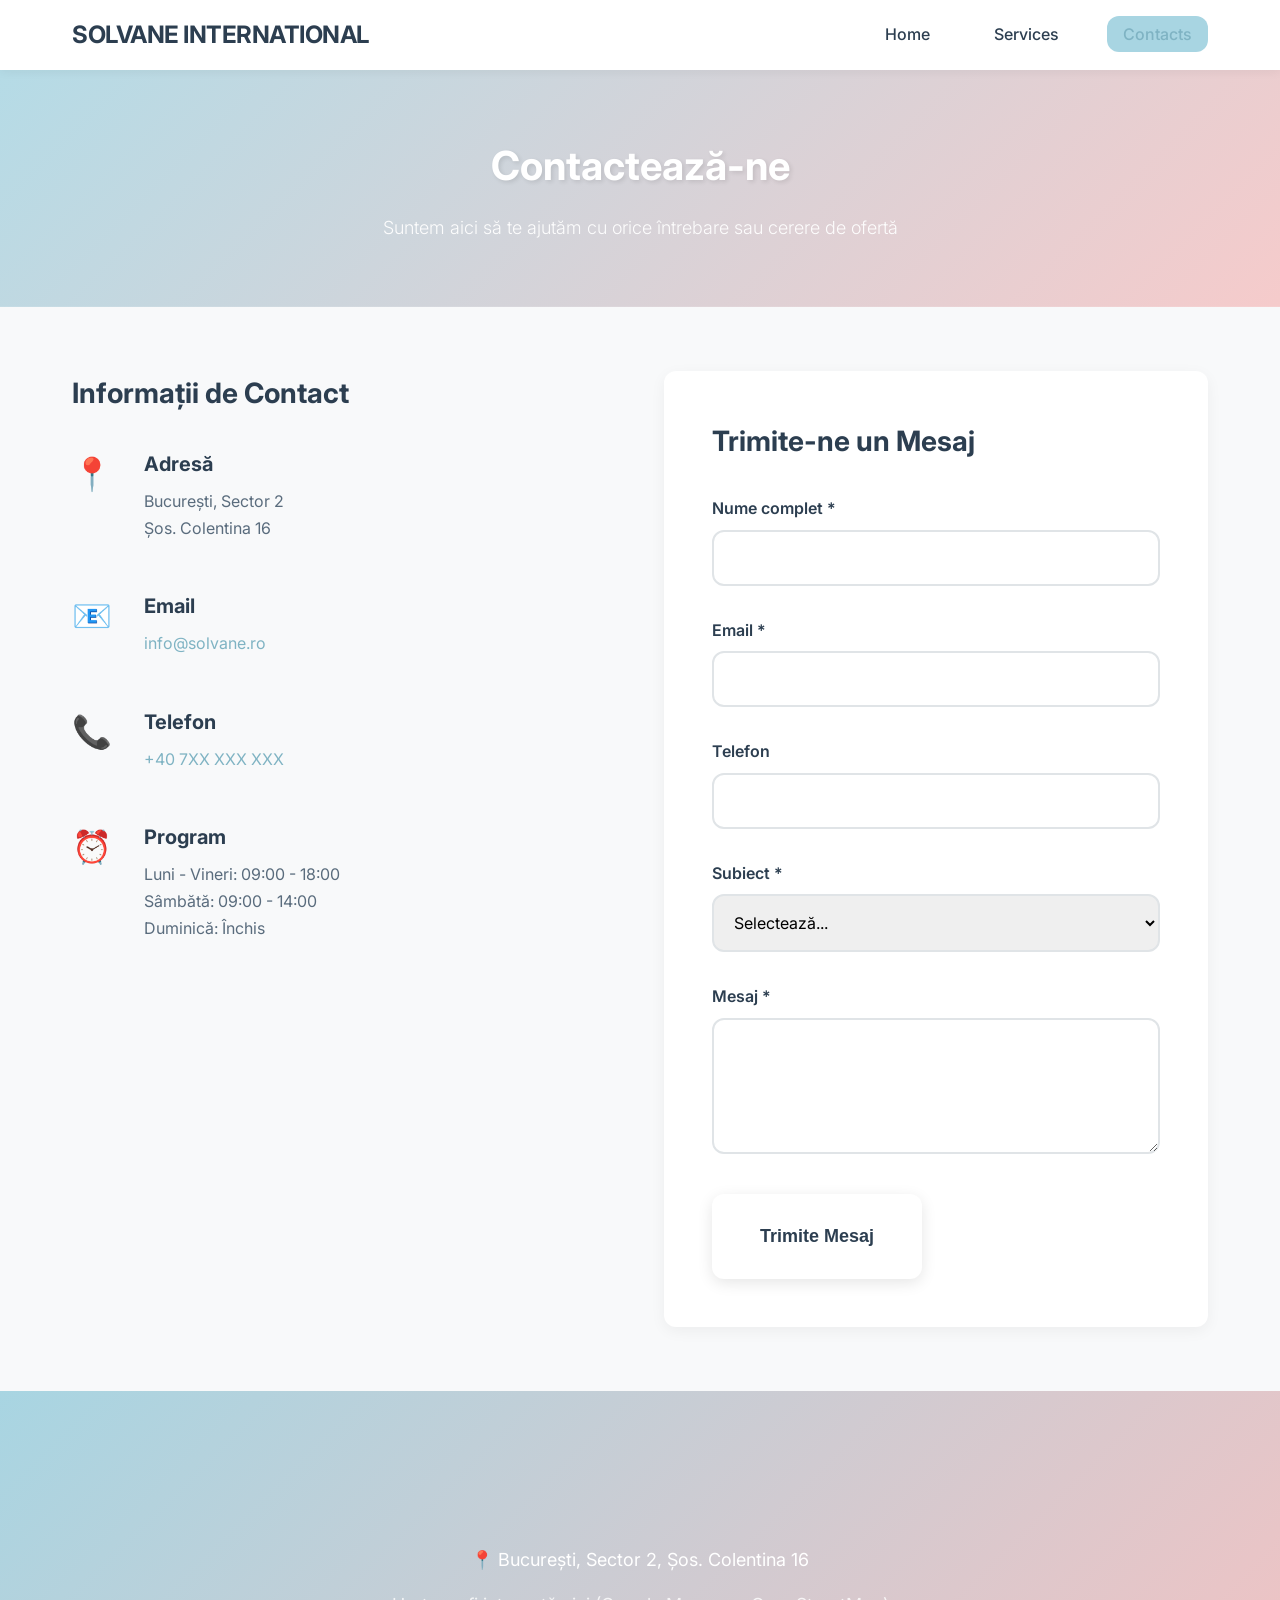
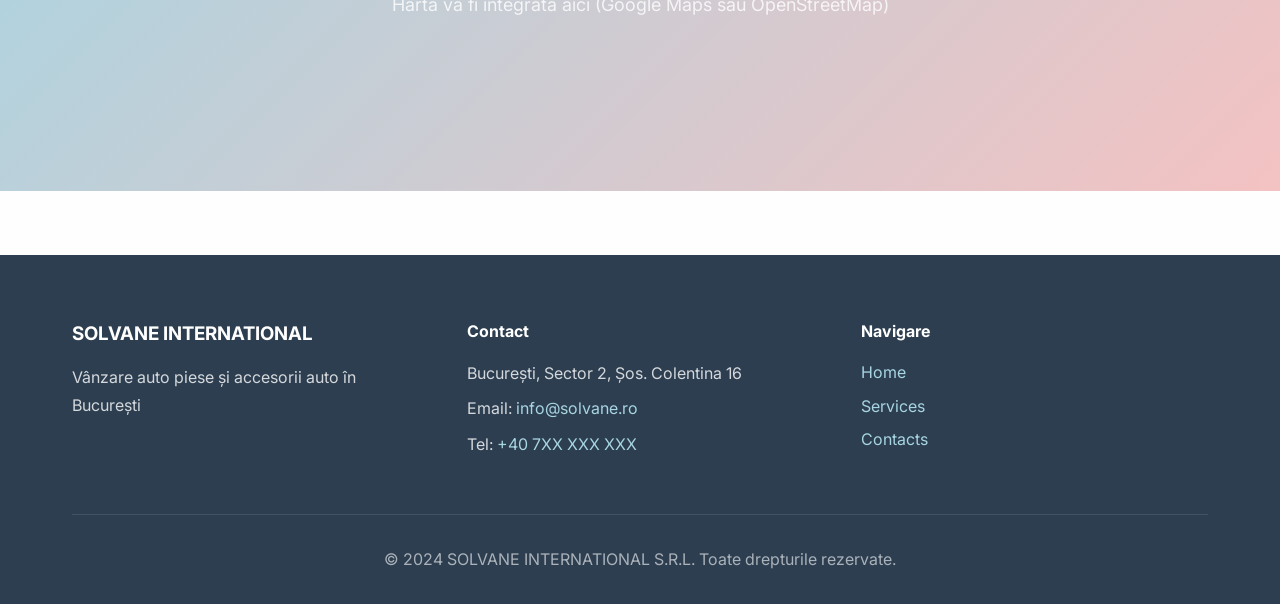
<file: contacts.html>
<!DOCTYPE html>
<html lang="ro">
<head>
    <meta charset="UTF-8">
    <meta name="viewport" content="width=device-width, initial-scale=1.0">
    <meta name="description" content="Contactează SOLVANE INTERNATIONAL - București, Sector 2. Email: info@solvane.ro. Oferte rapide pentru auto piese și accesorii.">
    <meta name="keywords" content="contact auto piese București, SOLVANE INTERNATIONAL contact, auto piese Sector 2">
    <meta name="author" content="SOLVANE INTERNATIONAL S.R.L.">
    <title>Contact - SOLVANE INTERNATIONAL | București</title>
    <link rel="stylesheet" href="styles.css">
    <link rel="preconnect" href="https://fonts.googleapis.com">
    <link rel="preconnect" href="https://fonts.gstatic.com" crossorigin>
    <link href="https://fonts.googleapis.com/css2?family=Inter:wght@300;400;600;700&display=swap" rel="stylesheet">
</head>
<body>
    <header class="header">
        <nav class="nav container">
            <div class="logo">
                <h1>SOLVANE INTERNATIONAL</h1>
            </div>
            <ul class="nav-menu">
                <li><a href="index.html">Home</a></li>
                <li><a href="services.html">Services</a></li>
                <li><a href="contacts.html" class="active">Contacts</a></li>
            </ul>
            <button class="mobile-menu-toggle" aria-label="Toggle menu">
                <span></span>
                <span></span>
                <span></span>
            </button>
        </nav>
    </header>

    <main>
        <!-- Page Header -->
        <section class="page-header page-header-contacts">
            <div class="container">
                <h1 class="page-title">Contactează-ne</h1>
                <p class="page-subtitle">Suntem aici să te ajutăm cu orice întrebare sau cerere de ofertă</p>
            </div>
        </section>

        <!-- Contact Section -->
        <section class="contact-section section">
            <div class="container">
                <div class="contact-grid">
                    <div class="contact-info">
                        <h2>Informații de Contact</h2>
                        <div class="contact-item">
                            <div class="contact-icon">📍</div>
                            <div>
                                <h3>Adresă</h3>
                                <p>București, Sector 2<br>Șos. Colentina 16</p>
                            </div>
                        </div>
                        <div class="contact-item">
                            <div class="contact-icon">📧</div>
                            <div>
                                <h3>Email</h3>
                                <p><a href="mailto:info@solvane.ro">info@solvane.ro</a></p>
                            </div>
                        </div>
                        <div class="contact-item">
                            <div class="contact-icon">📞</div>
                            <div>
                                <h3>Telefon</h3>
                                <p><a href="tel:+407XXXXXXXX">+40 7XX XXX XXX</a></p>
                            </div>
                        </div>
                        <div class="contact-item">
                            <div class="contact-icon">⏰</div>
                            <div>
                                <h3>Program</h3>
                                <p>Luni - Vineri: 09:00 - 18:00<br>Sâmbătă: 09:00 - 14:00<br>Duminică: Închis</p>
                            </div>
                        </div>
                    </div>

                    <div class="contact-form-wrapper">
                        <h2>Trimite-ne un Mesaj</h2>
                        <form class="contact-form" id="contactForm">
                            <div class="form-group">
                                <label for="name">Nume complet *</label>
                                <input type="text" id="name" name="name" required>
                            </div>
                            <div class="form-group">
                                <label for="email">Email *</label>
                                <input type="email" id="email" name="email" required>
                            </div>
                            <div class="form-group">
                                <label for="phone">Telefon</label>
                                <input type="tel" id="phone" name="phone">
                            </div>
                            <div class="form-group">
                                <label for="subject">Subiect *</label>
                                <select id="subject" name="subject" required>
                                    <option value="">Selectează...</option>
                                    <option value="offer">Cerere ofertă</option>
                                    <option value="question">Întrebare</option>
                                    <option value="partnership">Parteneriat</option>
                                    <option value="other">Altceva</option>
                                </select>
                            </div>
                            <div class="form-group">
                                <label for="message">Mesaj *</label>
                                <textarea id="message" name="message" rows="5" required></textarea>
                            </div>
                            <button type="submit" class="btn btn-primary btn-large">Trimite Mesaj</button>
                        </form>
                        <div id="formMessage" class="form-message"></div>
                    </div>
                </div>
            </div>
        </section>

        <!-- Map Section Placeholder -->
        <section class="map-section">
            <div class="map-placeholder">
                <p>📍 București, Sector 2, Șos. Colentina 16</p>
                <p class="map-note">Harta va fi integrată aici (Google Maps sau OpenStreetMap)</p>
            </div>
        </section>
    </main>

    <footer class="footer">
        <div class="container">
            <div class="footer-content">
                <div class="footer-section">
                    <h3>SOLVANE INTERNATIONAL</h3>
                    <p>Vânzare auto piese și accesorii auto în București</p>
                </div>
                <div class="footer-section">
                    <h4>Contact</h4>
                    <p>București, Sector 2, Șos. Colentina 16</p>
                    <p>Email: <a href="mailto:info@solvane.ro">info@solvane.ro</a></p>
                    <p>Tel: <a href="tel:+407XXXXXXXX">+40 7XX XXX XXX</a></p>
                </div>
                <div class="footer-section">
                    <h4>Navigare</h4>
                    <ul class="footer-links">
                        <li><a href="index.html">Home</a></li>
                        <li><a href="services.html">Services</a></li>
                        <li><a href="contacts.html">Contacts</a></li>
                    </ul>
                </div>
            </div>
            <div class="footer-bottom">
                <p>&copy; 2024 SOLVANE INTERNATIONAL S.R.L. Toate drepturile rezervate.</p>
            </div>
        </div>
    </footer>

    <script src="script.js"></script>
</body>
</html>
</file>
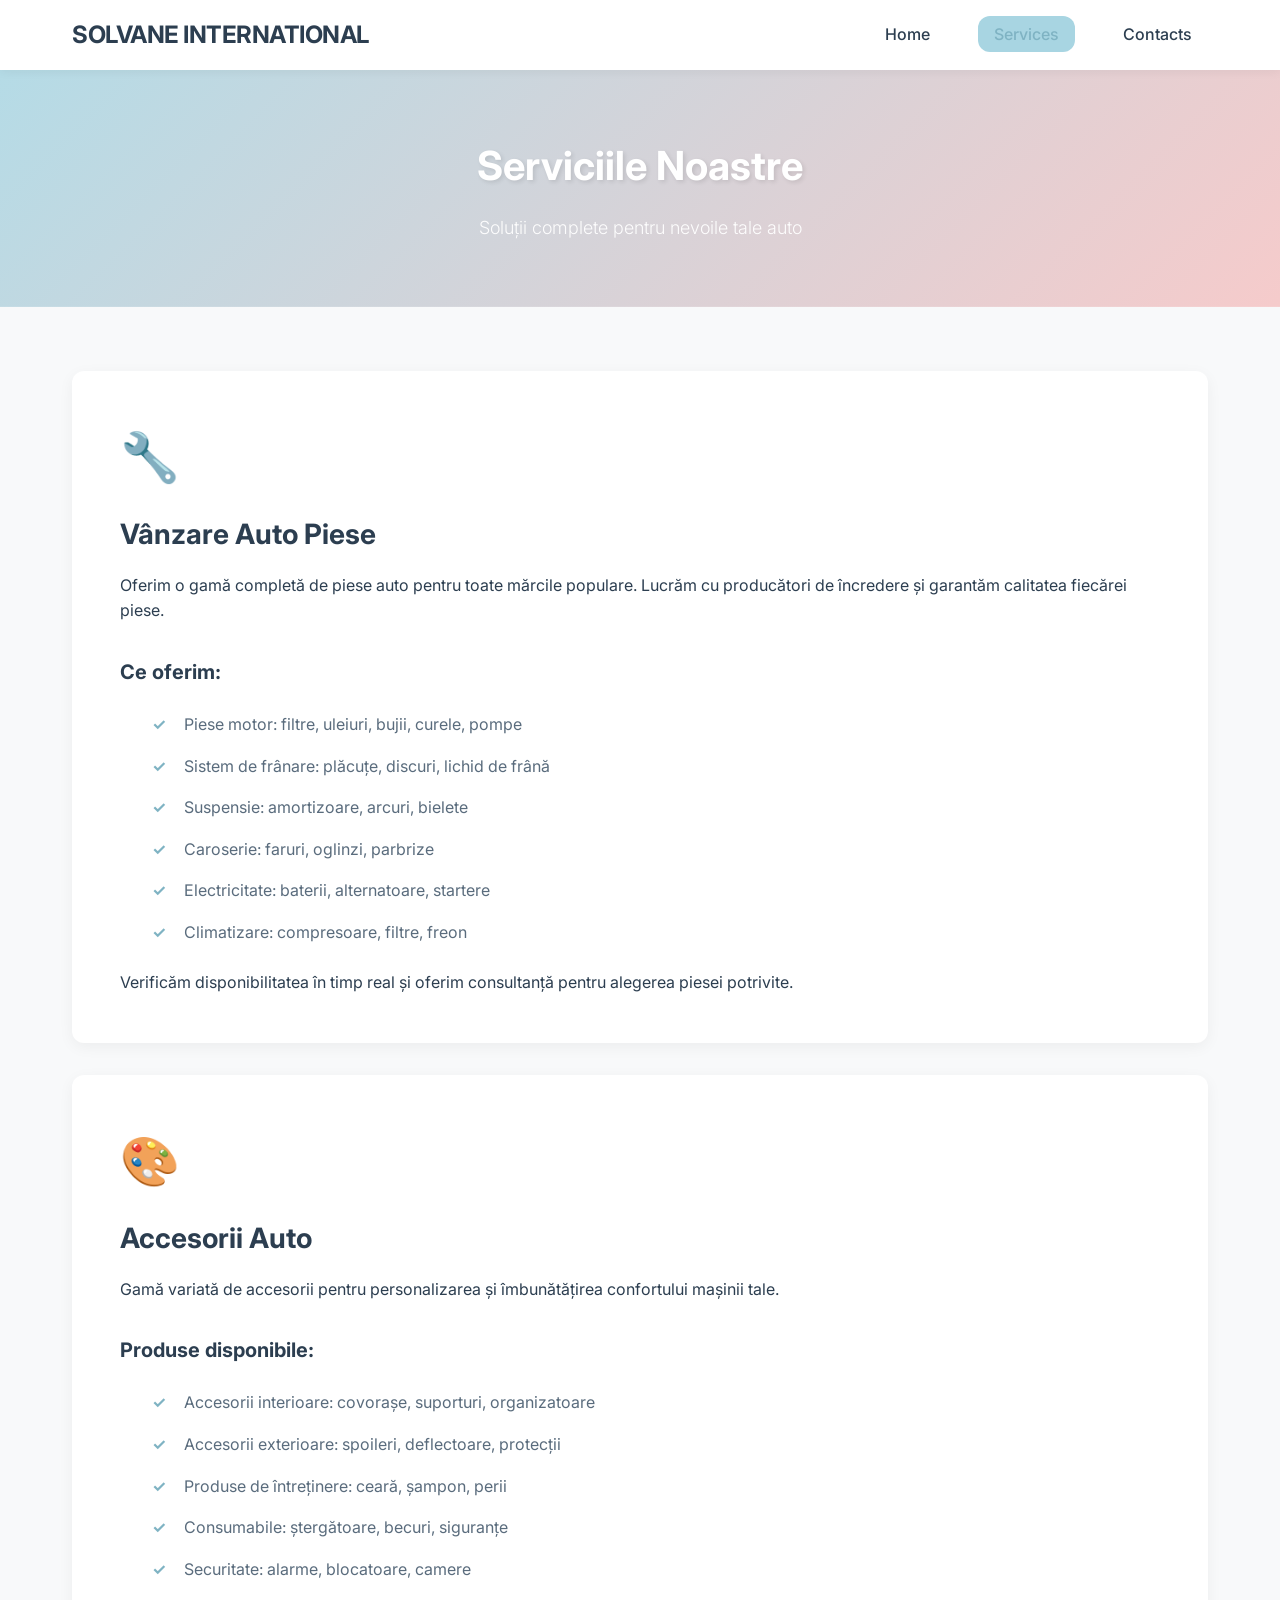
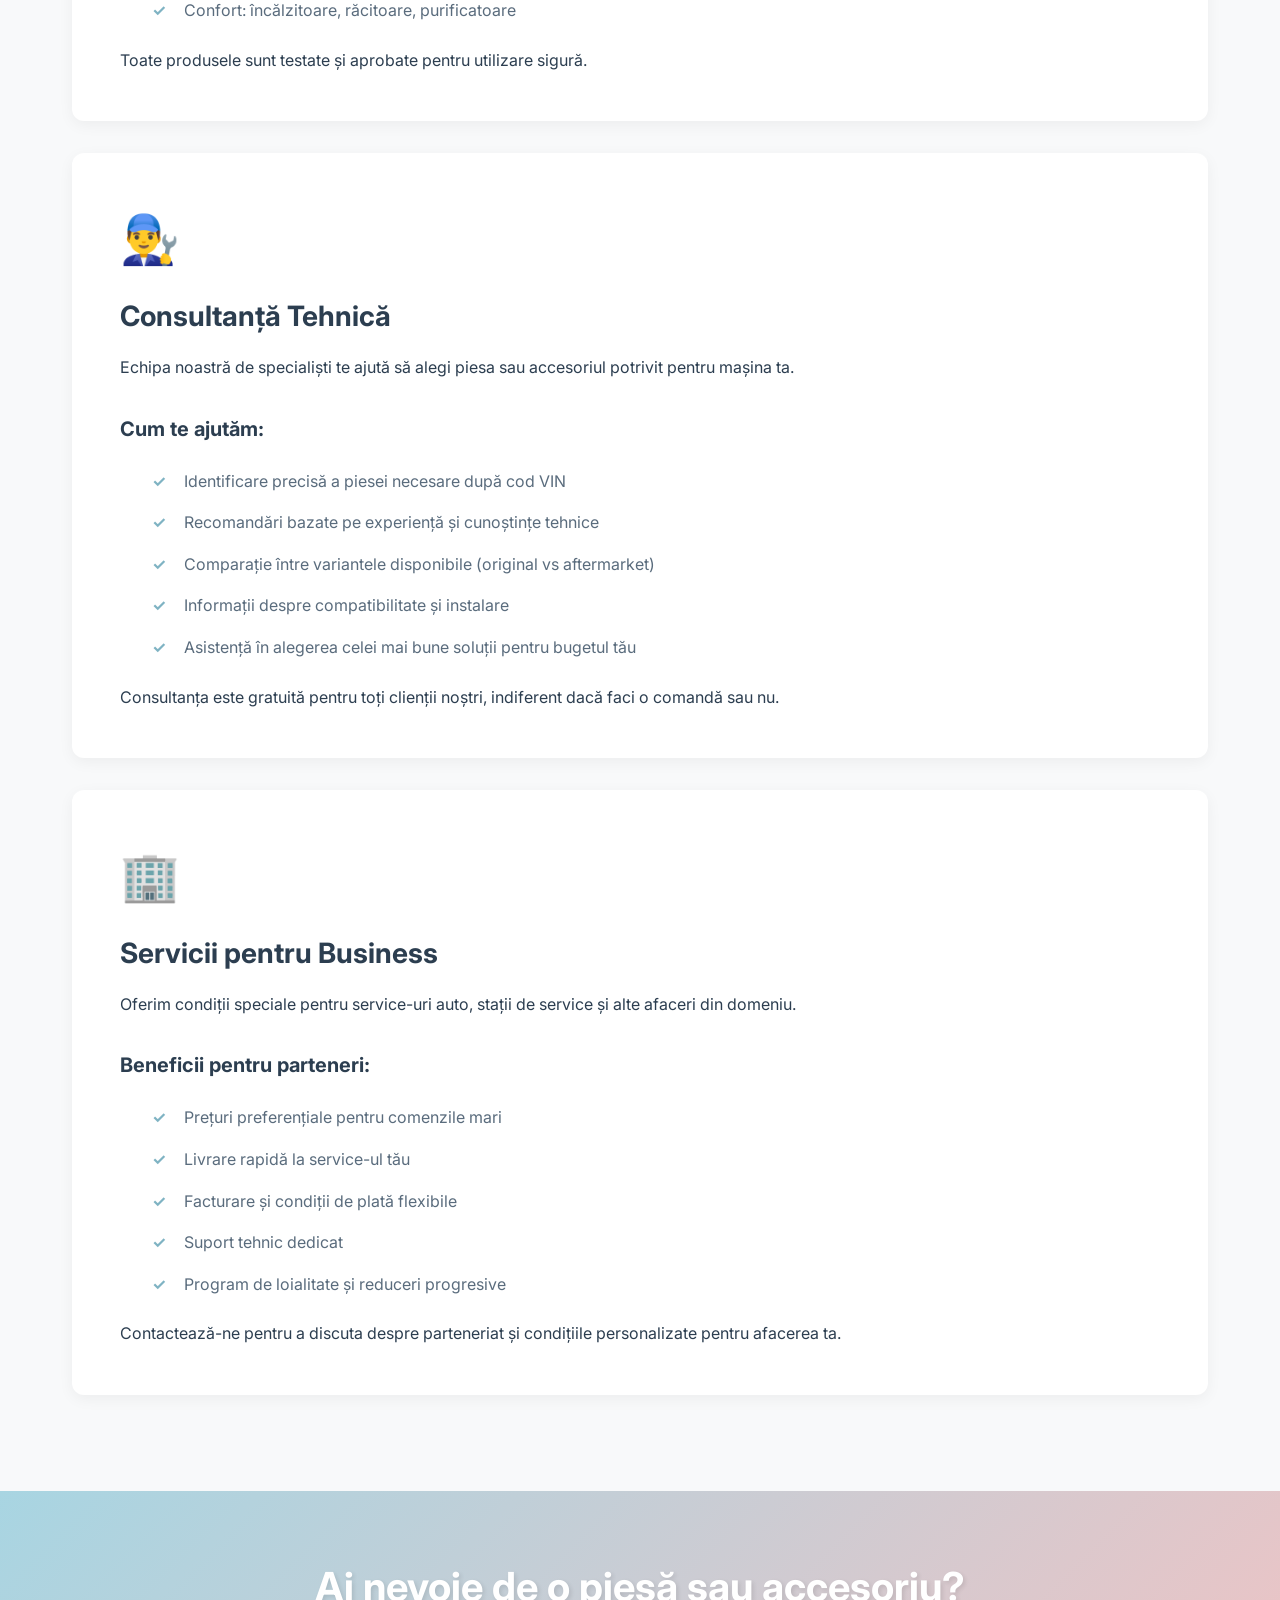
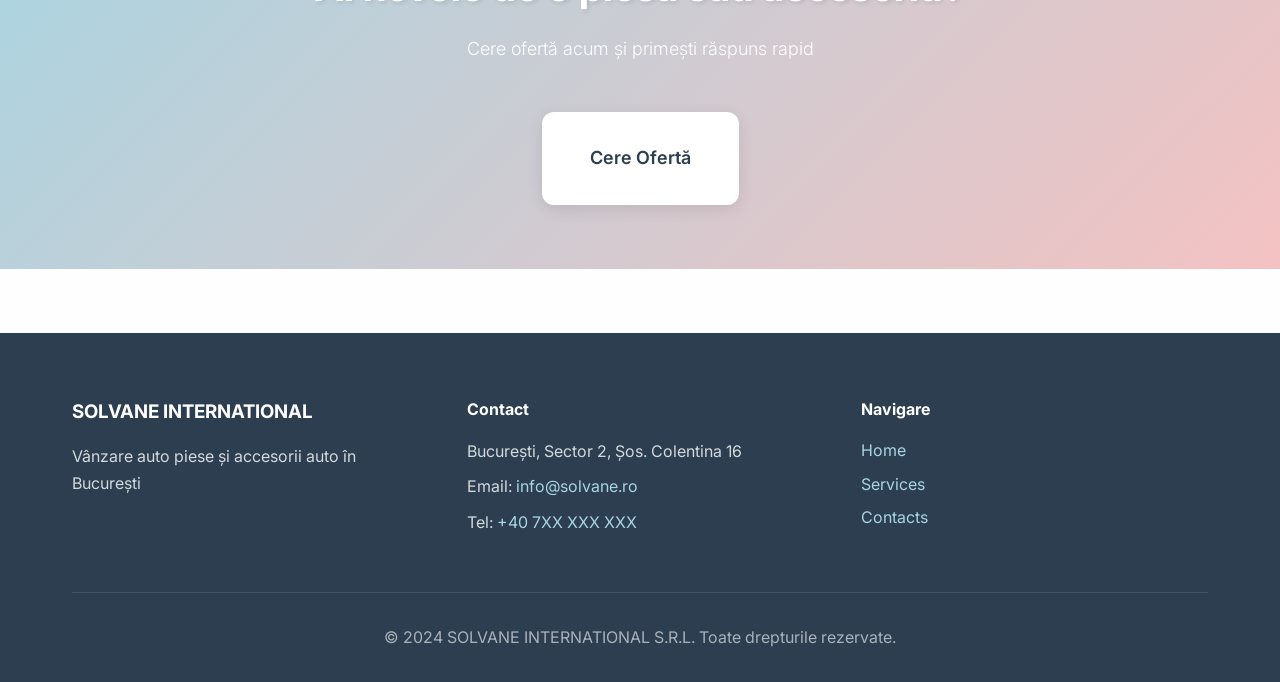
<file: services.html>
<!DOCTYPE html>
<html lang="ro">
<head>
    <meta charset="UTF-8">
    <meta name="viewport" content="width=device-width, initial-scale=1.0">
    <meta name="description" content="Serviciile SOLVANE INTERNATIONAL - Vânzare auto piese, accesorii auto, consultanță tehnică. Oferte pentru clienți privați și service-uri.">
    <meta name="keywords" content="servicii auto piese, vânzare piese auto, accesorii auto, consultanță auto">
    <meta name="author" content="SOLVANE INTERNATIONAL S.R.L.">
    <title>Servicii - SOLVANE INTERNATIONAL | Auto Piese și Accesorii</title>
    <link rel="stylesheet" href="styles.css">
    <link rel="preconnect" href="https://fonts.googleapis.com">
    <link rel="preconnect" href="https://fonts.gstatic.com" crossorigin>
    <link href="https://fonts.googleapis.com/css2?family=Inter:wght@300;400;600;700&display=swap" rel="stylesheet">
</head>
<body>
    <header class="header">
        <nav class="nav container">
            <div class="logo">
                <h1>SOLVANE INTERNATIONAL</h1>
            </div>
            <ul class="nav-menu">
                <li><a href="index.html">Home</a></li>
                <li><a href="services.html" class="active">Services</a></li>
                <li><a href="contacts.html">Contacts</a></li>
            </ul>
            <button class="mobile-menu-toggle" aria-label="Toggle menu">
                <span></span>
                <span></span>
                <span></span>
            </button>
        </nav>
    </header>

    <main>
        <!-- Page Header -->
        <section class="page-header page-header-services">
            <div class="container">
                <h1 class="page-title">Serviciile Noastre</h1>
                <p class="page-subtitle">Soluții complete pentru nevoile tale auto</p>
            </div>
        </section>

        <!-- Services Detail -->
        <section class="services-detail section">
            <div class="container">
                <div class="service-detail-card">
                    <div class="service-detail-icon">🔧</div>
                    <h2>Vânzare Auto Piese</h2>
                    <p>Oferim o gamă completă de piese auto pentru toate mărcile populare. Lucrăm cu producători de încredere și garantăm calitatea fiecărei piese.</p>
                    <h3>Ce oferim:</h3>
                    <ul class="service-list">
                        <li>Piese motor: filtre, uleiuri, bujii, curele, pompe</li>
                        <li>Sistem de frânare: plăcuțe, discuri, lichid de frână</li>
                        <li>Suspensie: amortizoare, arcuri, bielete</li>
                        <li>Caroserie: faruri, oglinzi, parbrize</li>
                        <li>Electricitate: baterii, alternatoare, startere</li>
                        <li>Climatizare: compresoare, filtre, freon</li>
                    </ul>
                    <p>Verificăm disponibilitatea în timp real și oferim consultanță pentru alegerea piesei potrivite.</p>
                </div>

                <div class="service-detail-card">
                    <div class="service-detail-icon">🎨</div>
                    <h2>Accesorii Auto</h2>
                    <p>Gamă variată de accesorii pentru personalizarea și îmbunătățirea confortului mașinii tale.</p>
                    <h3>Produse disponibile:</h3>
                    <ul class="service-list">
                        <li>Accesorii interioare: covorașe, suporturi, organizatoare</li>
                        <li>Accesorii exterioare: spoileri, deflectoare, protecții</li>
                        <li>Produse de întreținere: ceară, șampon, perii</li>
                        <li>Consumabile: ștergătoare, becuri, siguranțe</li>
                        <li>Securitate: alarme, blocatoare, camere</li>
                        <li>Confort: încălzitoare, răcitoare, purificatoare</li>
                    </ul>
                    <p>Toate produsele sunt testate și aprobate pentru utilizare sigură.</p>
                </div>

                <div class="service-detail-card">
                    <div class="service-detail-icon">👨‍🔧</div>
                    <h2>Consultanță Tehnică</h2>
                    <p>Echipa noastră de specialiști te ajută să alegi piesa sau accesoriul potrivit pentru mașina ta.</p>
                    <h3>Cum te ajutăm:</h3>
                    <ul class="service-list">
                        <li>Identificare precisă a piesei necesare după cod VIN</li>
                        <li>Recomandări bazate pe experiență și cunoștințe tehnice</li>
                        <li>Comparație între variantele disponibile (original vs aftermarket)</li>
                        <li>Informații despre compatibilitate și instalare</li>
                        <li>Asistență în alegerea celei mai bune soluții pentru bugetul tău</li>
                    </ul>
                    <p>Consultanța este gratuită pentru toți clienții noștri, indiferent dacă faci o comandă sau nu.</p>
                </div>

                <div class="service-detail-card">
                    <div class="service-detail-icon">🏢</div>
                    <h2>Servicii pentru Business</h2>
                    <p>Oferim condiții speciale pentru service-uri auto, stații de service și alte afaceri din domeniu.</p>
                    <h3>Beneficii pentru parteneri:</h3>
                    <ul class="service-list">
                        <li>Prețuri preferențiale pentru comenzile mari</li>
                        <li>Livrare rapidă la service-ul tău</li>
                        <li>Facturare și condiții de plată flexibile</li>
                        <li>Suport tehnic dedicat</li>
                        <li>Program de loialitate și reduceri progresive</li>
                    </ul>
                    <p>Contactează-ne pentru a discuta despre parteneriat și condițiile personalizate pentru afacerea ta.</p>
                </div>
            </div>
        </section>

        <!-- CTA Section -->
        <section class="cta-section section">
            <div class="container">
                <h2 class="cta-title">Ai nevoie de o piesă sau accesoriu?</h2>
                <p class="cta-text">Cere ofertă acum și primești răspuns rapid</p>
                <a href="contacts.html" class="btn btn-primary btn-large">Cere Ofertă</a>
            </div>
        </section>
    </main>

    <footer class="footer">
        <div class="container">
            <div class="footer-content">
                <div class="footer-section">
                    <h3>SOLVANE INTERNATIONAL</h3>
                    <p>Vânzare auto piese și accesorii auto în București</p>
                </div>
                <div class="footer-section">
                    <h4>Contact</h4>
                    <p>București, Sector 2, Șos. Colentina 16</p>
                    <p>Email: <a href="mailto:info@solvane.ro">info@solvane.ro</a></p>
                    <p>Tel: <a href="tel:+407XXXXXXXX">+40 7XX XXX XXX</a></p>
                </div>
                <div class="footer-section">
                    <h4>Navigare</h4>
                    <ul class="footer-links">
                        <li><a href="index.html">Home</a></li>
                        <li><a href="services.html">Services</a></li>
                        <li><a href="contacts.html">Contacts</a></li>
                    </ul>
                </div>
            </div>
            <div class="footer-bottom">
                <p>&copy; 2024 SOLVANE INTERNATIONAL S.R.L. Toate drepturile rezervate.</p>
            </div>
        </div>
    </footer>

    <script src="script.js"></script>
</body>
</html>
</file>
<file: styles.css>
/* Reset and Base Styles */
* {
    margin: 0;
    padding: 0;
    box-sizing: border-box;
}

:root {
    /* Pastel Color Palette */
    --color-primary: #A8D5E2;
    --color-primary-dark: #7FB3C3;
    --color-secondary: #F4C2C2;
    --color-accent: #FFD6A5;
    --color-background: #FEFEFE;
    --color-surface: #F8F9FA;
    --color-text: #2C3E50;
    --color-text-light: #5A6C7D;
    --color-white: #FFFFFF;
    --color-border: #E0E4E7;
    
    /* Typography */
    --font-family: 'Inter', -apple-system, BlinkMacSystemFont, 'Segoe UI', sans-serif;
    --font-size-base: 16px;
    --font-size-small: 14px;
    --font-size-large: 18px;
    --font-size-h1: 3.5rem;
    --font-size-h2: 2.5rem;
    --font-size-h3: 1.75rem;
    --font-size-h4: 1.25rem;
    
    /* Spacing */
    --spacing-xs: 0.5rem;
    --spacing-sm: 1rem;
    --spacing-md: 2rem;
    --spacing-lg: 3rem;
    --spacing-xl: 4rem;
    
    /* Layout */
    --container-max-width: 1200px;
    --border-radius: 12px;
    --transition: all 0.3s ease;
}

body {
    font-family: var(--font-family);
    font-size: var(--font-size-base);
    line-height: 1.6;
    color: var(--color-text);
    background-color: var(--color-background);
    overflow-x: hidden;
}

.container {
    max-width: var(--container-max-width);
    margin: 0 auto;
    padding: 0 var(--spacing-md);
}

/* Header & Navigation */
.header {
    background-color: var(--color-white);
    box-shadow: 0 2px 10px rgba(0, 0, 0, 0.05);
    position: sticky;
    top: 0;
    z-index: 1000;
}

.nav {
    display: flex;
    justify-content: space-between;
    align-items: center;
    padding: var(--spacing-sm) var(--spacing-md);
}

.logo h1 {
    font-size: 1.5rem;
    font-weight: 700;
    color: var(--color-text);
    letter-spacing: -0.5px;
}

.nav-menu {
    display: flex;
    list-style: none;
    gap: var(--spacing-md);
    align-items: center;
}

.nav-menu a {
    text-decoration: none;
    color: var(--color-text);
    font-weight: 500;
    transition: var(--transition);
    padding: var(--spacing-xs) var(--spacing-sm);
    border-radius: var(--border-radius);
}

.nav-menu a:hover,
.nav-menu a.active {
    color: var(--color-primary-dark);
    background-color: var(--color-primary);
}

.mobile-menu-toggle {
    display: none;
    flex-direction: column;
    gap: 4px;
    background: none;
    border: none;
    cursor: pointer;
    padding: var(--spacing-xs);
}

.mobile-menu-toggle span {
    width: 25px;
    height: 3px;
    background-color: var(--color-text);
    border-radius: 2px;
    transition: var(--transition);
}

/* Hero Section */
.hero {
    position: relative;
    min-height: 80vh;
    display: flex;
    align-items: center;
    justify-content: center;
    background-image:
        linear-gradient(135deg, rgba(168, 213, 226, 0.85) 0%, rgba(244, 194, 194, 0.85) 50%, rgba(255, 214, 165, 0.85) 100%),
        url("https://images.pexels.com/photos/4489758/pexels-photo-4489758.jpeg?auto=compress&cs=tinysrgb&w=2000&h=1200&dpr=1");
    background-size: cover;
    background-position: center;
    overflow: hidden;
    margin-bottom: var(--spacing-xl);
}

.hero-overlay {
    position: absolute;
    top: 0;
    left: 0;
    right: 0;
    bottom: 0;
    background: url('data:image/svg+xml,<svg width="100" height="100" xmlns="http://www.w3.org/2000/svg"><defs><pattern id="grid" width="100" height="100" patternUnits="userSpaceOnUse"><path d="M 100 0 L 0 0 0 100" fill="none" stroke="rgba(255,255,255,0.1)" stroke-width="1"/></pattern></defs><rect width="100" height="100" fill="url(%23grid)"/></svg>');
    opacity: 0.3;
}

.hero-content {
    position: relative;
    z-index: 1;
    text-align: center;
    color: var(--color-white);
    padding: var(--spacing-xl) var(--spacing-md);
}

.hero-title {
    font-size: var(--font-size-h1);
    font-weight: 700;
    margin-bottom: var(--spacing-md);
    text-shadow: 2px 2px 4px rgba(0, 0, 0, 0.1);
    line-height: 1.2;
}

.hero-subtitle {
    font-size: var(--font-size-large);
    margin-bottom: var(--spacing-lg);
    font-weight: 300;
    text-shadow: 1px 1px 2px rgba(0, 0, 0, 0.1);
}

.hero-buttons {
    display: flex;
    gap: var(--spacing-md);
    justify-content: center;
    flex-wrap: wrap;
}

/* Buttons */
.btn {
    display: inline-block;
    padding: var(--spacing-sm) var(--spacing-md);
    border-radius: var(--border-radius);
    text-decoration: none;
    font-weight: 600;
    transition: var(--transition);
    border: none;
    cursor: pointer;
    font-size: var(--font-size-base);
    text-align: center;
}

.btn-primary {
    background-color: var(--color-white);
    color: var(--color-text);
    box-shadow: 0 4px 15px rgba(0, 0, 0, 0.1);
}

.btn-primary:hover {
    transform: translateY(-2px);
    box-shadow: 0 6px 20px rgba(0, 0, 0, 0.15);
}

.btn-secondary {
    background-color: transparent;
    color: var(--color-white);
    border: 2px solid var(--color-white);
}

.btn-secondary:hover {
    background-color: var(--color-white);
    color: var(--color-text);
}

.btn-large {
    padding: var(--spacing-md) var(--spacing-lg);
    font-size: var(--font-size-large);
}

/* Sections */
.section {
    padding: var(--spacing-xl) 0;
}

.section-title {
    font-size: var(--font-size-h2);
    font-weight: 700;
    text-align: center;
    margin-bottom: var(--spacing-lg);
    color: var(--color-text);
}

/* Features Section */
.features-grid {
    display: grid;
    grid-template-columns: repeat(auto-fit, minmax(250px, 1fr));
    gap: var(--spacing-md);
    margin-top: var(--spacing-lg);
}

.feature-card {
    background-color: var(--color-white);
    padding: var(--spacing-lg);
    border-radius: var(--border-radius);
    box-shadow: 0 4px 15px rgba(0, 0, 0, 0.05);
    text-align: center;
    transition: var(--transition);
}

.feature-card:hover {
    transform: translateY(-5px);
    box-shadow: 0 8px 25px rgba(0, 0, 0, 0.1);
}

.feature-icon {
    font-size: 3rem;
    margin-bottom: var(--spacing-sm);
}

.feature-card h3 {
    font-size: var(--font-size-h4);
    margin-bottom: var(--spacing-sm);
    color: var(--color-text);
}

.feature-card p {
    color: var(--color-text-light);
    line-height: 1.7;
}

/* Services Preview */
.services-preview {
    background-color: var(--color-surface);
}

.services-grid {
    display: grid;
    grid-template-columns: repeat(auto-fit, minmax(300px, 1fr));
    gap: var(--spacing-md);
    margin-bottom: var(--spacing-lg);
}

.service-card {
    background-color: var(--color-white);
    padding: var(--spacing-lg);
    border-radius: var(--border-radius);
    box-shadow: 0 4px 15px rgba(0, 0, 0, 0.05);
    transition: var(--transition);
}

.service-card:hover {
    transform: translateY(-5px);
    box-shadow: 0 8px 25px rgba(0, 0, 0, 0.1);
}

.service-card h3 {
    font-size: var(--font-size-h4);
    margin-bottom: var(--spacing-sm);
    color: var(--color-text);
}

.service-card p {
    color: var(--color-text-light);
    line-height: 1.7;
}

.text-center {
    text-align: center;
}

/* Services Detail */
.services-detail {
    background-color: var(--color-surface);
}

.service-detail-card {
    background-color: var(--color-white);
    padding: var(--spacing-lg);
    border-radius: var(--border-radius);
    box-shadow: 0 4px 15px rgba(0, 0, 0, 0.05);
    margin-bottom: var(--spacing-md);
}

.service-detail-icon {
    font-size: 3rem;
    margin-bottom: var(--spacing-sm);
}

.service-detail-card h2 {
    font-size: var(--font-size-h3);
    margin-bottom: var(--spacing-sm);
    color: var(--color-text);
}

.service-detail-card h3 {
    font-size: var(--font-size-h4);
    margin-top: var(--spacing-md);
    margin-bottom: var(--spacing-sm);
    color: var(--color-text);
}

.service-list {
    list-style: none;
    padding-left: var(--spacing-md);
    margin: var(--spacing-sm) 0;
}

.service-list li {
    padding: var(--spacing-xs) 0;
    color: var(--color-text-light);
    position: relative;
    padding-left: var(--spacing-md);
}

.service-list li::before {
    content: "✓";
    position: absolute;
    left: 0;
    color: var(--color-primary-dark);
    font-weight: bold;
}

/* Page Header */
.page-header {
    background: linear-gradient(135deg, var(--color-primary) 0%, var(--color-secondary) 100%);
    padding: var(--spacing-xl) 0;
    text-align: center;
    color: var(--color-white);
    background-size: cover;
    background-position: center;
}

.page-header-services {
    background-image:
        linear-gradient(135deg, rgba(168, 213, 226, 0.85) 0%, rgba(244, 194, 194, 0.85) 100%),
        url("https://images.pexels.com/photos/18180571/pexels-photo-18180571.jpeg?auto=compress&cs=tinysrgb&w=2000&h=1200&dpr=1");
}

.page-header-contacts {
    background-image:
        linear-gradient(135deg, rgba(168, 213, 226, 0.85) 0%, rgba(244, 194, 194, 0.85) 100%),
        url("https://images.pexels.com/photos/4483773/pexels-photo-4483773.jpeg?auto=compress&cs=tinysrgb&w=2000&h=1200&dpr=1");
}

/* Image Showcase */
.image-showcase {
    background-color: var(--color-white);
}

.image-grid {
    display: grid;
    grid-template-columns: repeat(auto-fit, minmax(260px, 1fr));
    gap: var(--spacing-md);
}

.image-card {
    background-color: var(--color-white);
    border-radius: var(--border-radius);
    overflow: hidden;
    box-shadow: 0 4px 15px rgba(0, 0, 0, 0.05);
    transition: var(--transition);
}

.image-card:hover {
    transform: translateY(-4px);
    box-shadow: 0 8px 25px rgba(0, 0, 0, 0.1);
}

.image-card img {
    width: 100%;
    height: 220px;
    object-fit: cover;
    display: block;
}

.image-card figcaption {
    padding: var(--spacing-md);
    font-weight: 600;
    color: var(--color-text);
    text-align: center;
}

.page-title {
    font-size: var(--font-size-h2);
    font-weight: 700;
    margin-bottom: var(--spacing-sm);
    text-shadow: 2px 2px 4px rgba(0, 0, 0, 0.1);
}

.page-subtitle {
    font-size: var(--font-size-large);
    font-weight: 300;
    opacity: 0.95;
}

/* Contact Section */
.contact-section {
    background-color: var(--color-surface);
}

.contact-grid {
    display: grid;
    grid-template-columns: 1fr 1fr;
    gap: var(--spacing-lg);
}

.contact-info h2,
.contact-form-wrapper h2 {
    font-size: var(--font-size-h3);
    margin-bottom: var(--spacing-md);
    color: var(--color-text);
}

.contact-item {
    display: flex;
    gap: var(--spacing-md);
    margin-bottom: var(--spacing-lg);
    align-items: flex-start;
}

.contact-icon {
    font-size: 2rem;
    flex-shrink: 0;
}

.contact-item h3 {
    font-size: var(--font-size-h4);
    margin-bottom: var(--spacing-xs);
    color: var(--color-text);
}

.contact-item p {
    color: var(--color-text-light);
    line-height: 1.7;
}

.contact-item a {
    color: var(--color-primary-dark);
    text-decoration: none;
    transition: var(--transition);
}

.contact-item a:hover {
    text-decoration: underline;
}

/* Contact Form */
.contact-form-wrapper {
    background-color: var(--color-white);
    padding: var(--spacing-lg);
    border-radius: var(--border-radius);
    box-shadow: 0 4px 15px rgba(0, 0, 0, 0.05);
}

.form-group {
    margin-bottom: var(--spacing-md);
}

.form-group label {
    display: block;
    margin-bottom: var(--spacing-xs);
    font-weight: 600;
    color: var(--color-text);
}

.form-group input,
.form-group select,
.form-group textarea {
    width: 100%;
    padding: var(--spacing-sm);
    border: 2px solid var(--color-border);
    border-radius: var(--border-radius);
    font-family: var(--font-family);
    font-size: var(--font-size-base);
    transition: var(--transition);
}

.form-group input:focus,
.form-group select:focus,
.form-group textarea:focus {
    outline: none;
    border-color: var(--color-primary);
    box-shadow: 0 0 0 3px rgba(168, 213, 226, 0.1);
}

.form-group textarea {
    resize: vertical;
    min-height: 120px;
}

.form-message {
    margin-top: var(--spacing-md);
    padding: var(--spacing-sm);
    border-radius: var(--border-radius);
    display: none;
}

.form-message.success {
    background-color: #D4EDDA;
    color: #155724;
    border: 1px solid #C3E6CB;
    display: block;
}

.form-message.error {
    background-color: #F8D7DA;
    color: #721C24;
    border: 1px solid #F5C6CB;
    display: block;
}

/* Map Section */
.map-section {
    height: 400px;
    background-color: var(--color-surface);
}

.map-placeholder {
    height: 100%;
    display: flex;
    flex-direction: column;
    align-items: center;
    justify-content: center;
    background: linear-gradient(135deg, var(--color-primary) 0%, var(--color-secondary) 100%);
    color: var(--color-white);
    text-align: center;
    padding: var(--spacing-md);
}

.map-placeholder p {
    font-size: var(--font-size-large);
    margin-bottom: var(--spacing-sm);
}

.map-note {
    font-size: var(--font-size-small);
    opacity: 0.8;
}

/* CTA Section */
.cta-section {
    background: linear-gradient(135deg, var(--color-primary) 0%, var(--color-secondary) 100%);
    text-align: center;
    color: var(--color-white);
}

.cta-title {
    font-size: var(--font-size-h2);
    font-weight: 700;
    margin-bottom: var(--spacing-sm);
    text-shadow: 2px 2px 4px rgba(0, 0, 0, 0.1);
}

.cta-text {
    font-size: var(--font-size-large);
    margin-bottom: var(--spacing-lg);
    font-weight: 300;
}

/* Footer */
.footer {
    background-color: var(--color-text);
    color: var(--color-white);
    padding: var(--spacing-xl) 0 var(--spacing-md);
    margin-top: var(--spacing-xl);
}

.footer-content {
    display: grid;
    grid-template-columns: repeat(auto-fit, minmax(250px, 1fr));
    gap: var(--spacing-lg);
    margin-bottom: var(--spacing-lg);
}

.footer-section h3,
.footer-section h4 {
    margin-bottom: var(--spacing-sm);
    color: var(--color-white);
}

.footer-section p {
    color: rgba(255, 255, 255, 0.8);
    margin-bottom: var(--spacing-xs);
    line-height: 1.7;
}

.footer-section a {
    color: var(--color-primary);
    text-decoration: none;
    transition: var(--transition);
}

.footer-section a:hover {
    color: var(--color-primary-dark);
    text-decoration: underline;
}

.footer-links {
    list-style: none;
}

.footer-links li {
    margin-bottom: var(--spacing-xs);
}

.footer-bottom {
    text-align: center;
    padding-top: var(--spacing-md);
    border-top: 1px solid rgba(255, 255, 255, 0.1);
    color: rgba(255, 255, 255, 0.6);
}

/* Responsive Design */
@media (max-width: 768px) {
    :root {
        --font-size-h1: 2.5rem;
        --font-size-h2: 2rem;
        --font-size-h3: 1.5rem;
    }
    
    .mobile-menu-toggle {
        display: flex;
    }
    
    .nav-menu {
        position: fixed;
        top: 70px;
        left: -100%;
        flex-direction: column;
        background-color: var(--color-white);
        width: 100%;
        text-align: center;
        transition: var(--transition);
        box-shadow: 0 10px 27px rgba(0, 0, 0, 0.05);
        padding: var(--spacing-md) 0;
        gap: 0;
    }
    
    .nav-menu.active {
        left: 0;
    }
    
    .nav-menu li {
        width: 100%;
    }
    
    .nav-menu a {
        display: block;
        padding: var(--spacing-sm);
        width: 100%;
    }
    
    .hero {
        min-height: 60vh;
    }
    
    .hero-title {
        font-size: 2rem;
    }
    
    .hero-subtitle {
        font-size: var(--font-size-base);
    }
    
    .contact-grid {
        grid-template-columns: 1fr;
    }
    
    .features-grid,
    .services-grid {
        grid-template-columns: 1fr;
    }
    
    .hero-buttons {
        flex-direction: column;
        align-items: stretch;
    }
    
    .btn {
        width: 100%;
    }
}

@media (max-width: 480px) {
    .container {
        padding: 0 var(--spacing-sm);
    }
    
    .hero-content {
        padding: var(--spacing-md) var(--spacing-sm);
    }
    
    .section {
        padding: var(--spacing-md) 0;
    }
}

/* Performance Optimizations */
img {
    max-width: 100%;
    height: auto;
    display: block;
}

/* Accessibility */
a:focus,
button:focus {
    outline: 2px solid var(--color-primary);
    outline-offset: 2px;
}

/* Print Styles */
@media print {
    .header,
    .footer,
    .btn,
    .mobile-menu-toggle {
        display: none;
    }
}
</file>
